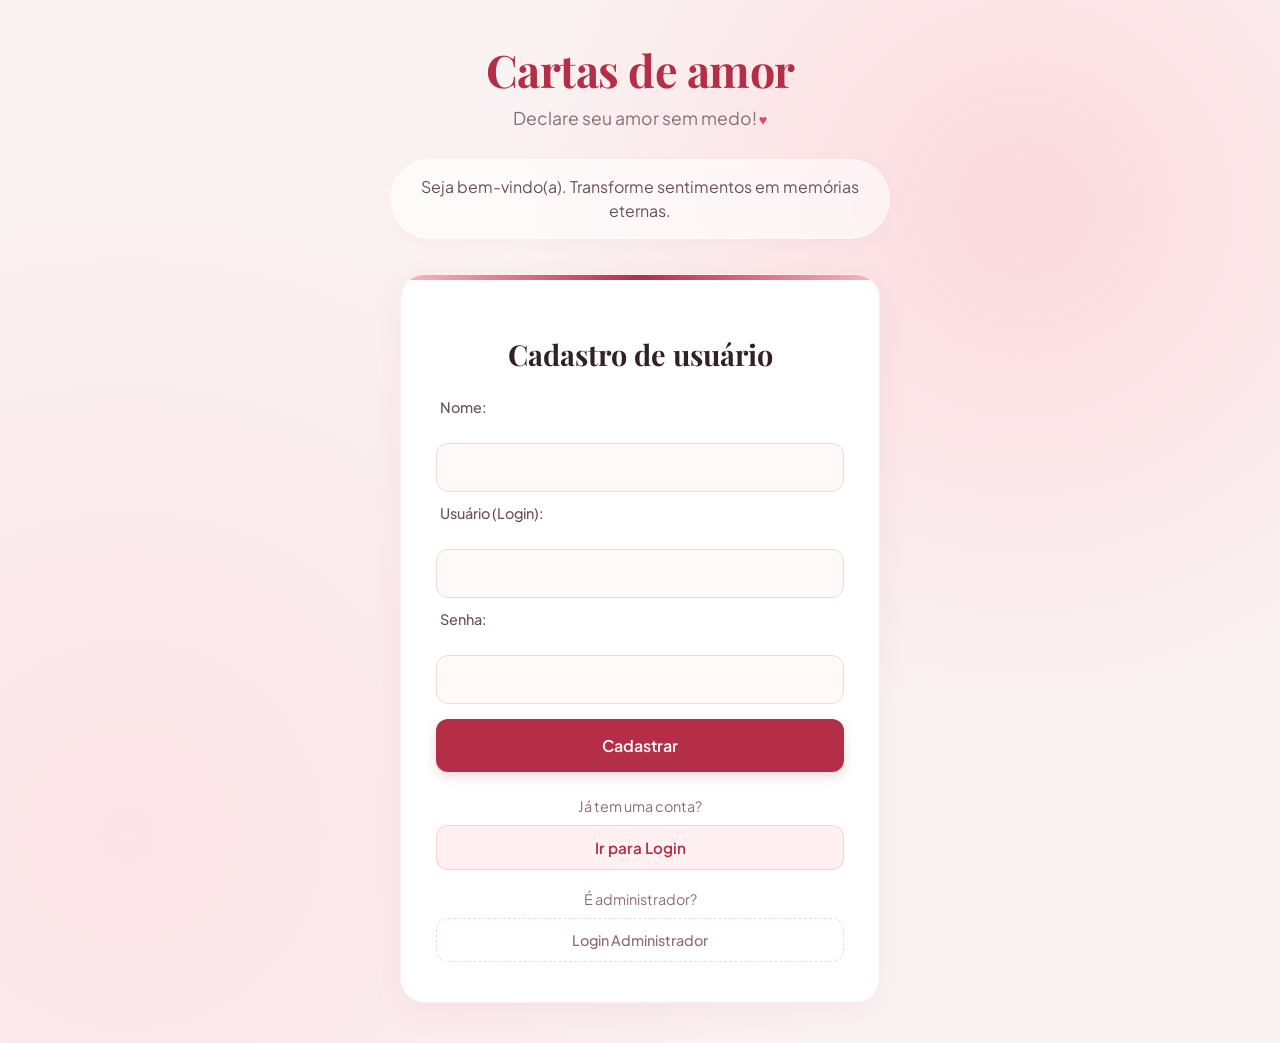
<file: templates/index.html>
<!DOCTYPE html>
<html lang="pt-br">
<head>
    <meta charset="UTF-8">
    <title>Cartas</title>
<link rel="stylesheet" href="../static/index.css">
</head>
<body>
    <div class="topo">
        <h1>Cartas de amor</h1>
        <p>Declare seu amor sem medo!</p>
    </div>

    <div class="apresentacao">
        <p>Seja bem-vindo(a). Transforme sentimentos em memórias eternas.</p>
    </div>

    <div class="cadastro">
        <p>Cadastro de usuário</p>
        <form action="/usuario/cadastrar" method="post">
            <label>Nome:</label><br>
            <input type="text" name="nome" required><br>

            <label>Usuário (Login):</label><br>
            <input type="text" name="loginusuario" required><br>

            <label>Senha:</label><br>
            <input type="password" name="senhausuario" required><br>

            <button type="submit">Cadastrar</button>
        </form>

        <p>Já tem uma conta?</p>
<a href="/usuario/login" class="sua-classe-de-botao">Ir para Login</a>

        <p>É administrador?</p>
        <a href="/admin/login"><button>Login Administrador</button></a>


    </div>
</body>
</html>
</file>
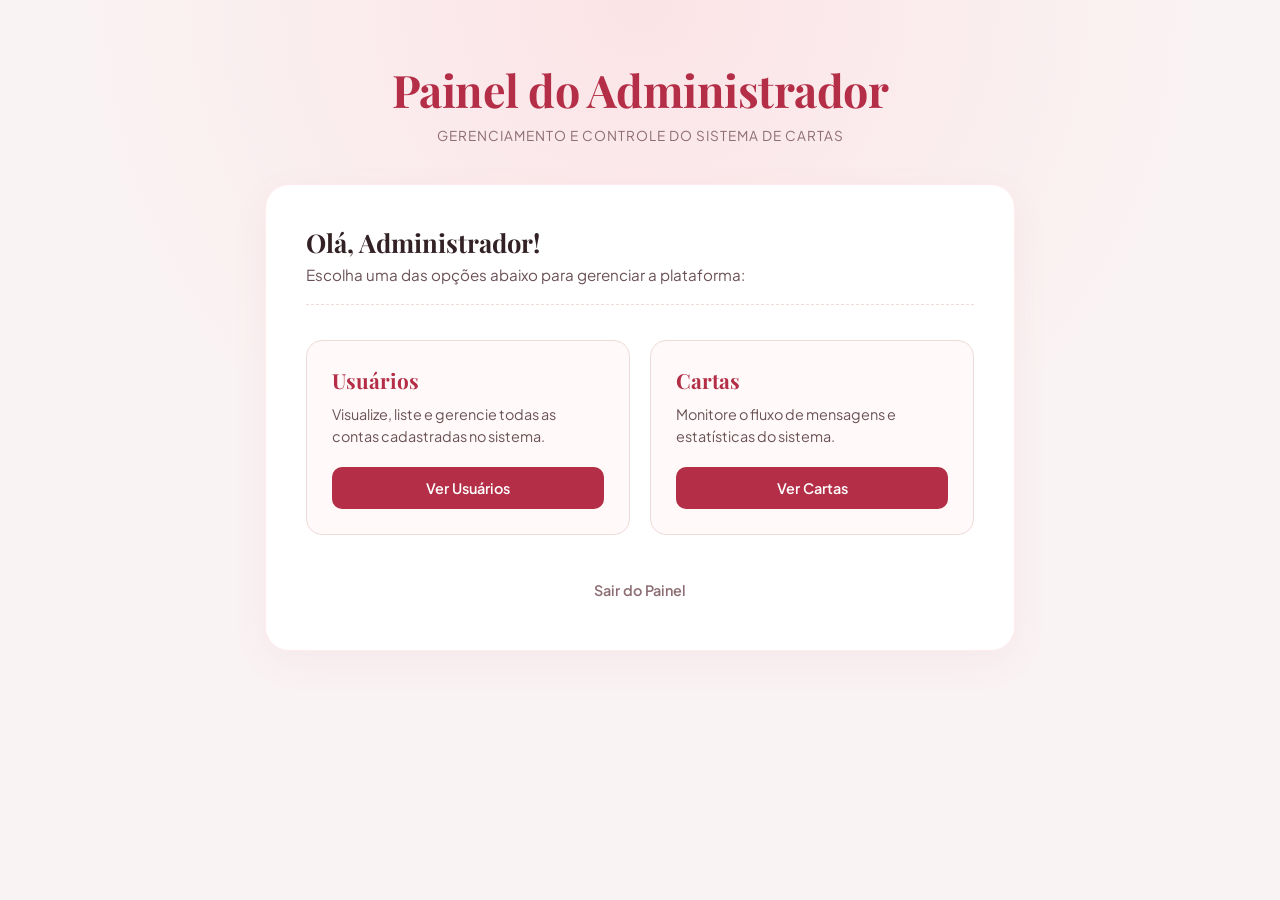
<file: templates/adm.html>
<!DOCTYPE html>
<html lang="pt-br">
<head>
    <meta charset="UTF-8">
    <title>Painel do Administrador</title>
<link rel="stylesheet" href="../static/adm.css">
</head>
<body>

    <div class="topo-admin">
        <h1>Painel do Administrador</h1>
        <p>Gerenciamento e controle do sistema de cartas</p>
    </div>

    <div class="container-admin">
        <div class="boas-vindas">
            <h2>Olá, Administrador!</h2>
            <p>Escolha uma das opções abaixo para gerenciar a plataforma:</p>
        </div>

        <div class="menu-cards">
            <div class="card">
                <h3>Usuários</h3>
                <p>Visualize, liste e gerencie todas as contas cadastradas no sistema.</p>
                <a href="/admin/listar">Ver Usuários</a>
            </div>

            <div class="card">
                <h3>Cartas</h3>
                <p>Monitore o fluxo de mensagens e estatísticas do sistema.</p>
                <a href="/admin/cartas">Ver Cartas</a>
            </div>
        </div>

        <div class="rodape-admin">
            <a href="/logout" class="btn-sair-admin">Sair do Painel</a>
        </div>
    </div>

</body>
</html>
</file>
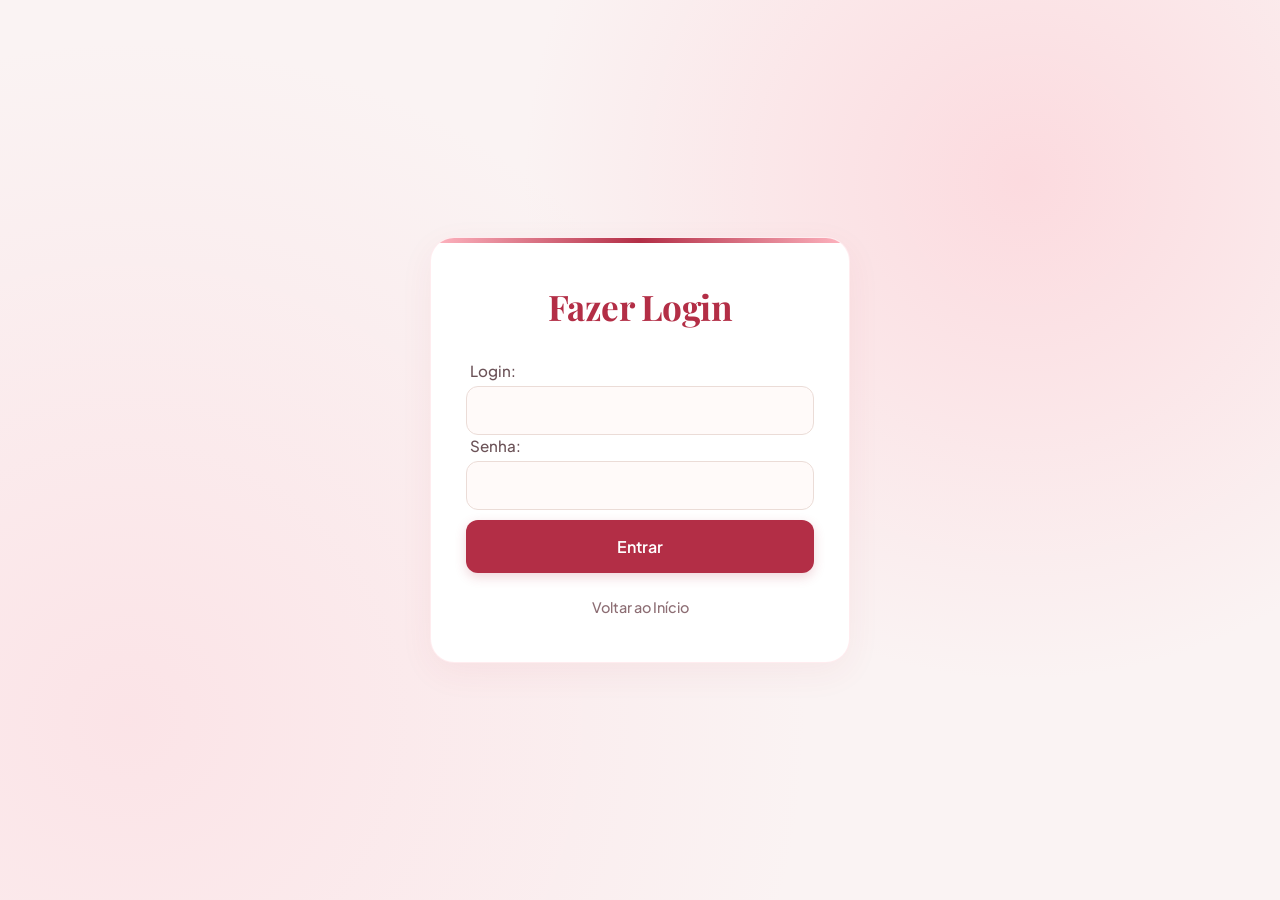
<file: templates/login.html>
<!DOCTYPE html>
<!DOCTYPE html>
<html lang="pt-br">
<head>
    <meta charset="UTF-8">
    <title>login</title>
<link rel="stylesheet" href="../static/logim.css">
</head>
<body>

    <div class="login">
        <h1>Fazer Login</h1>

        <form action="/usuario/login" method="POST">
            <label>Login:</label>
            <input type="text" name="usuario" required>
            <br><br>

            <label>Senha:</label>
            <input type="password" name="senha" required>
            <br><br>

            <button type="submit">Entrar</button>
        </form>

        <br>
        <a href="/">Voltar ao Início</a>
    </div>
</body>
</html>
</file>
<file: static/index.css>
/* Estética inspirada no 'Cartas de Amor' */
@import url('https://fonts.googleapis.com/css2?family=Playfair+Display:ital,wght@0,400;0,600;0,700;1,400&family=Plus+Jakarta+Sans:wght@300;400;500;600&family=Alex+Brush&display=swap');

* {
    margin: 0;
    padding: 0;
    box-sizing: border-box;
}

body {
    font-family: 'Plus Jakarta Sans', sans-serif;
    background-color: #faf3f3;
    background-image:
        radial-gradient(circle at 80% 20%, rgba(255, 182, 193, 0.4) 0%, transparent 40%),
        radial-gradient(circle at 10% 80%, rgba(255, 192, 203, 0.3) 0%, transparent 50%);
    color: #4a3b3b;
    min-height: 100vh;
    display: flex;
    flex-direction: column;
    align-items: center;
    justify-content: center;
    padding: 40px 20px;
    transition: background-color 0.3s ease, color 0.3s ease;
}

/* Topo do Site */
.topo {
    text-align: center;
    margin-bottom: 30px;
}

.topo h1 {
    font-family: 'Playfair Display', serif;
    font-size: 2.8rem;
    color: #b32e46;
    font-weight: 700;
    margin-bottom: 8px;
    letter-spacing: -0.5px;
}

.topo p {
    font-size: 1.1rem;
    color: #8c6d73;
    font-weight: 400;
    position: relative;
    display: inline-block;
}

.topo p::after {
    content: ' ♥';
    color: #d94b68;
    font-size: 0.9rem;
}

/* Apresentação */
.apresentacao {
    text-align: center;
    max-width: 500px;
    margin-bottom: 35px;
    background: rgba(255, 255, 255, 0.6);
    padding: 15px 25px;
    border-radius: 50px;
    backdrop-filter: blur(5px);
    border: 1px solid rgba(255, 255, 255, 0.5);
    box-shadow: 0 4px 15px rgba(217, 75, 104, 0.04);
}

.apresentacao p {
    font-size: 1rem;
    color: #6b5257;
    line-height: 1.5;
}

/* Container principal (Card de Cadastro e Envio de Cartas) */
.cadastro,
.card-carta {
    background: #ffffff;
    width: 100%;
    max-width: 480px;
    padding: 40px 35px;
    border-radius: 24px;
    box-shadow: 0 10px 35px rgba(179, 46, 70, 0.06);
    border: 1px solid rgba(255, 192, 203, 0.3);
    position: relative;
    overflow: hidden;
    transition: background-color 0.3s ease, color 0.3s ease, border-color 0.3s ease;
}

/* Detalhe decorativo sutil no topo do card */
.cadastro::before,
.card-carta::before {
    content: '';
    position: absolute;
    top: 0;
    left: 0;
    right: 0;
    height: 5px;
    background: linear-gradient(90deg, #ffb6c1, #b32e46, #ffb6c1);
}

/* Título interno do card */
.cadastro > p:first-of-type,
.card-carta h1 {
    font-family: 'Playfair Display', serif;
    font-size: 1.8rem;
    color: #332225;
    font-weight: 700;
    text-align: center;
    margin-bottom: 25px;
}

/* Formulário */
form {
    margin-bottom: 25px;
}

.form-group {
    margin-bottom: 16px;
}

label {
    font-size: 0.9rem;
    font-weight: 500;
    color: #6b5257;
    display: block;
    margin-bottom: 6px;
    margin-top: 12px;
    padding-left: 4px;
}

input[type="text"],
input[type="password"],
textarea {
    width: 100%;
    padding: 14px 16px;
    border: 1.5px solid #ebdcd7;
    background-color: #fffaf9;
    border-radius: 12px;
    font-family: 'Plus Jakarta Sans', sans-serif;
    font-size: 0.95rem;
    color: #4a3b3b;
    transition: all 0.3s ease;
    resize: vertical;
}

input[type="text"]:focus,
input[type="password"]:focus,
textarea:focus {
    outline: none;
    border-color: #d94b68;
    background-color: #ffffff;
    box-shadow: 0 0 0 4px rgba(217, 75, 104, 0.1);
}

/* Botões de Seleção de Tema da Carta */
.botoes-tema {
    display: flex;
    gap: 10px;
    margin-top: 8px;
    margin-bottom: 15px;
}

.botoes-tema button {
    flex: 1;
    background-color: #fff0f2;
    color: #b32e46;
    border: 1px solid rgba(179, 46, 70, 0.2);
    padding: 10px 8px;
    font-family: 'Plus Jakarta Sans', sans-serif;
    font-size: 0.85rem;
    font-weight: 600;
    border-radius: 10px;
    cursor: pointer;
    transition: all 0.25s ease;
}

.botoes-tema button:hover {
    background-color: #b32e46;
    color: #ffffff;
    transform: translateY(-2px);
    box-shadow: 0 4px 10px rgba(179, 46, 70, 0.2);
}

/* Botões principais */
button[type="submit"] {
    width: 100%;
    background-color: #b32e46;
    color: #ffffff;
    border: none;
    padding: 16px;
    font-family: 'Plus Jakarta Sans', sans-serif;
    font-size: 1rem;
    font-weight: 600;
    border-radius: 12px;
    cursor: pointer;
    transition: all 0.3s ease;
    margin-top: 15px;
    box-shadow: 0 4px 12px rgba(179, 46, 70, 0.2);
}

button[type="submit"]:hover {
    background-color: #942237;
    transform: translateY(-1px);
    box-shadow: 0 6px 15px rgba(179, 46, 70, 0.3);
}

/* Textos intermediários de navegação */
.cadastro p {
    font-size: 0.9rem;
    color: #8c6d73;
    text-align: center;
    margin-top: 20px;
    margin-bottom: 10px;
}

/* Link para login ("Ir para Login") */
.sua-classe-de-botao {
    display: block;
    text-align: center;
    text-decoration: none;
    color: #b32e46;
    background-color: #fff0f2;
    padding: 12px;
    border-radius: 12px;
    font-size: 0.95rem;
    font-weight: 600;
    transition: all 0.3s ease;
    border: 1px solid rgba(179, 46, 70, 0.15);
}

.sua-classe-de-botao:hover {
    background-color: #ffe3e7;
    color: #942237;
}

/* Área do Administrador */
a[href="/admin/login"] {
    display: block;
    text-decoration: none;
}

a[href="/admin/login"] button {
    width: 100%;
    background: transparent;
    color: #8c6d73;
    border: 1.5px dashed #ebdcd7;
    padding: 12px;
    font-family: 'Plus Jakarta Sans', sans-serif;
    font-size: 0.9rem;
    font-weight: 500;
    border-radius: 12px;
    cursor: pointer;
    transition: all 0.3s ease;
}

a[href="/admin/login"] button:hover {
    border-color: #b32e46;
    color: #b32e46;
    background-color: #fff0f2;
}
</file>
<file: static/adm.css>
/* Estética inspirada no 'Cartas de Amor' - Painel Administrativo */
@import url('https://fonts.googleapis.com/css2?family=Playfair+Display:ital,wght@0,400;0,600;0,700;1,400&family=Plus+Jakarta+Sans:wght@300;400;500;600;700&display=swap');

* {
    margin: 0;
    padding: 0;
    box-sizing: border-box;
}

body {
    font-family: 'Plus Jakarta Sans', sans-serif;
    background-color: #faf3f3;
    background-image:
        radial-gradient(circle at 50% 0%, rgba(255, 182, 193, 0.25) 0%, transparent 50%);
    color: #4a3b3b;
    min-height: 100vh;
    display: flex;
    flex-direction: column;
    align-items: center;
    padding: 60px 20px;
}

/* Topo do Painel */
.topo-admin {
    text-align: center;
    margin-bottom: 40px;
}

.topo-admin h1 {
    font-family: 'Playfair Display', serif;
    font-size: 2.8rem;
    color: #b32e46;
    font-weight: 700;
    margin-bottom: 8px;
    letter-spacing: -0.5px;
}

.topo-admin p {
    font-size: 1.1rem;
    color: #8c6d73;
    font-weight: 400;
    text-transform: uppercase;
    letter-spacing: 1px;
    font-size: 0.85rem;
}

/* Container Central */
.container-admin {
    width: 100%;
    max-width: 750px;
    background: #ffffff;
    padding: 40px;
    border-radius: 24px;
    box-shadow: 0 12px 40px rgba(179, 46, 70, 0.05);
    border: 1px solid rgba(255, 192, 203, 0.3);
}

/* Boas-vindas */
.boas-vindas {
    margin-bottom: 35px;
    border-bottom: 1.5px dashed #ebdcd7;
    padding-bottom: 20px;
}

.boas-vindas h2 {
    font-family: 'Playfair Display', serif;
    font-size: 1.6rem;
    color: #332225;
    margin-bottom: 6px;
}

.boas-vindas p {
    font-size: 0.95rem;
    color: #6b5257;
}

/* Grid de Menus (Cards) */
.menu-cards {
    display: grid;
    grid-template-columns: 1fr 1fr;
    gap: 20px;
    margin-bottom: 35px;
}

/* Estilização de cada Bloco/Card */
.card {
    background: #fffaf9;
    border: 1.5px solid #ebdcd7;
    border-radius: 16px;
    padding: 25px;
    display: flex;
    flex-direction: column;
    justify-content: space-between;
    transition: all 0.3s ease;
}

.card:hover {
    transform: translateY(-4px);
    border-color: #b32e46;
    box-shadow: 0 6px 20px rgba(179, 46, 70, 0.06);
}

.card h3 {
    font-family: 'Playfair Display', serif;
    font-size: 1.3rem;
    color: #b32e46;
    margin-bottom: 10px;
}

.card p {
    font-size: 0.9rem;
    color: #6b5257;
    line-height: 1.5;
    margin-bottom: 20px;
    flex-grow: 1; /* Garante que os botões fiquem alinhados embaixo mesmo com textos de tamanhos diferentes */
}

/* Links/Botões dentro dos Cards */
.card a {
    display: block;
    text-align: center;
    text-decoration: none;
    background-color: #b32e46;
    color: #ffffff;
    padding: 12px;
    border-radius: 10px;
    font-size: 0.9rem;
    font-weight: 600;
    transition: background-color 0.2s ease;
}

.card a:hover {
    background-color: #942237;
}

/* Rodapé e Botão Sair */
.rodape-admin {
    text-align: center;
}

.btn-sair-admin {
    display: inline-block;
    text-decoration: none;
    color: #8c6d73;
    font-size: 0.9rem;
    font-weight: 600;
    padding: 10px 20px;
    border-radius: 8px;
    transition: all 0.2s ease;
    border: 1px solid transparent;
}

.btn-sair-admin:hover {
    color: #b32e46;
    background-color: #fff0f2;
    border-color: rgba(179, 46, 70, 0.15);
}

/* Responsividade para telas menores (Celular) */
@media (max-width: 600px) {
    .menu-cards {
        grid-template-columns: 1fr;
    }

    .container-admin {
        padding: 25px;
    }
}
</file>
<file: static/logim.css>
/* Estética inspirada no 'Cartas de Amor' - Tela de Login */
@import url('https://fonts.googleapis.com/css2?family=Playfair+Display:ital,wght@0,400;0,600;0,700;1,400&family=Plus+Jakarta+Sans:wght@300;400;500;600&display=swap');

* {
    margin: 0;
    padding: 0;
    box-sizing: border-box;
}

body {
    font-family: 'Plus Jakarta Sans', sans-serif;
    background-color: #faf3f3;
    background-image:
        radial-gradient(circle at 80% 20%, rgba(255, 182, 193, 0.4) 0%, transparent 40%),
        radial-gradient(circle at 10% 80%, rgba(255, 192, 203, 0.3) 0%, transparent 50%);
    color: #4a3b3b;
    min-height: 100vh;
    display: flex;
    flex-direction: column;
    align-items: center;
    justify-content: center;
    padding: 20px;
}

/* Card Principal de Login */
.login {
    background: #ffffff;
    width: 100%;
    max-width: 420px;
    padding: 45px 35px;
    border-radius: 24px;
    box-shadow: 0 10px 35px rgba(179, 46, 70, 0.06);
    border: 1px solid rgba(255, 192, 203, 0.3);
    position: relative;
    overflow: hidden;
    text-align: center; /* Centraliza o título e o link de voltar */
}

/* Linha decorativa sutil no topo do card */
.login::before {
    content: '';
    position: absolute;
    top: 0;
    left: 0;
    right: 0;
    height: 5px;
    background: linear-gradient(90deg, #ffb6c1, #b32e46, #ffb6c1);
}

/* Título "Fazer Login" */
.login h1 {
    font-family: 'Playfair Display', serif;
    font-size: 2.2rem;
    color: #b32e46;
    font-weight: 700;
    margin-bottom: 30px;
    letter-spacing: -0.5px;
}

/* Formulário alinhado à esquerda para os inputs */
form {
    text-align: left;
}

label {
    font-size: 0.95rem;
    font-weight: 500;
    color: #6b5257;
    display: inline-block;
    margin-bottom: 6px;
    padding-left: 4px;
}

input[type="text"],
input[type="password"] {
    width: 100%;
    padding: 14px 16px;
    border: 1.5px solid #ebdcd7;
    background-color: #fffaf9;
    border-radius: 12px;
    font-family: 'Plus Jakarta Sans', sans-serif;
    font-size: 0.95rem;
    color: #4a3b3b;
    transition: all 0.3s ease;
}

/* Efeito ao clicar nos campos */
input[type="text"]:focus,
input[type="password"]:focus {
    outline: none;
    border-color: #d94b68;
    background-color: #ffffff;
    box-shadow: 0 0 0 4px rgba(217, 75, 104, 0.1);
}

/* Botão "Entrar" */
button[type="submit"] {
    width: 100%;
    background-color: #b32e46;
    color: #ffffff;
    border: none;
    padding: 16px;
    font-family: 'Plus Jakarta Sans', sans-serif;
    font-size: 1rem;
    font-weight: 600;
    border-radius: 12px;
    cursor: pointer;
    transition: all 0.3s ease;
    margin-top: 10px;
    box-shadow: 0 4px 12px rgba(179, 46, 70, 0.2);
}

button[type="submit"]:hover {
    background-color: #942237;
    transform: translateY(-1px);
    box-shadow: 0 6px 15px rgba(179, 46, 70, 0.3);
}

button[type="submit"]:active {
    transform: translateY(1px);
}

/* Link "Voltar ao Início" */
a {
    display: inline-block;
    margin-top: 25px;
    text-decoration: none;
    color: #8c6d73;
    font-size: 0.9rem;
    font-weight: 500;
    transition: color 0.3s ease;
}

a:hover {
    color: #b32e46;
}

/* Remove os <br> extras do HTML que deixariam o espaçamento exagerado */
br {
    display: none;
}
</file>
